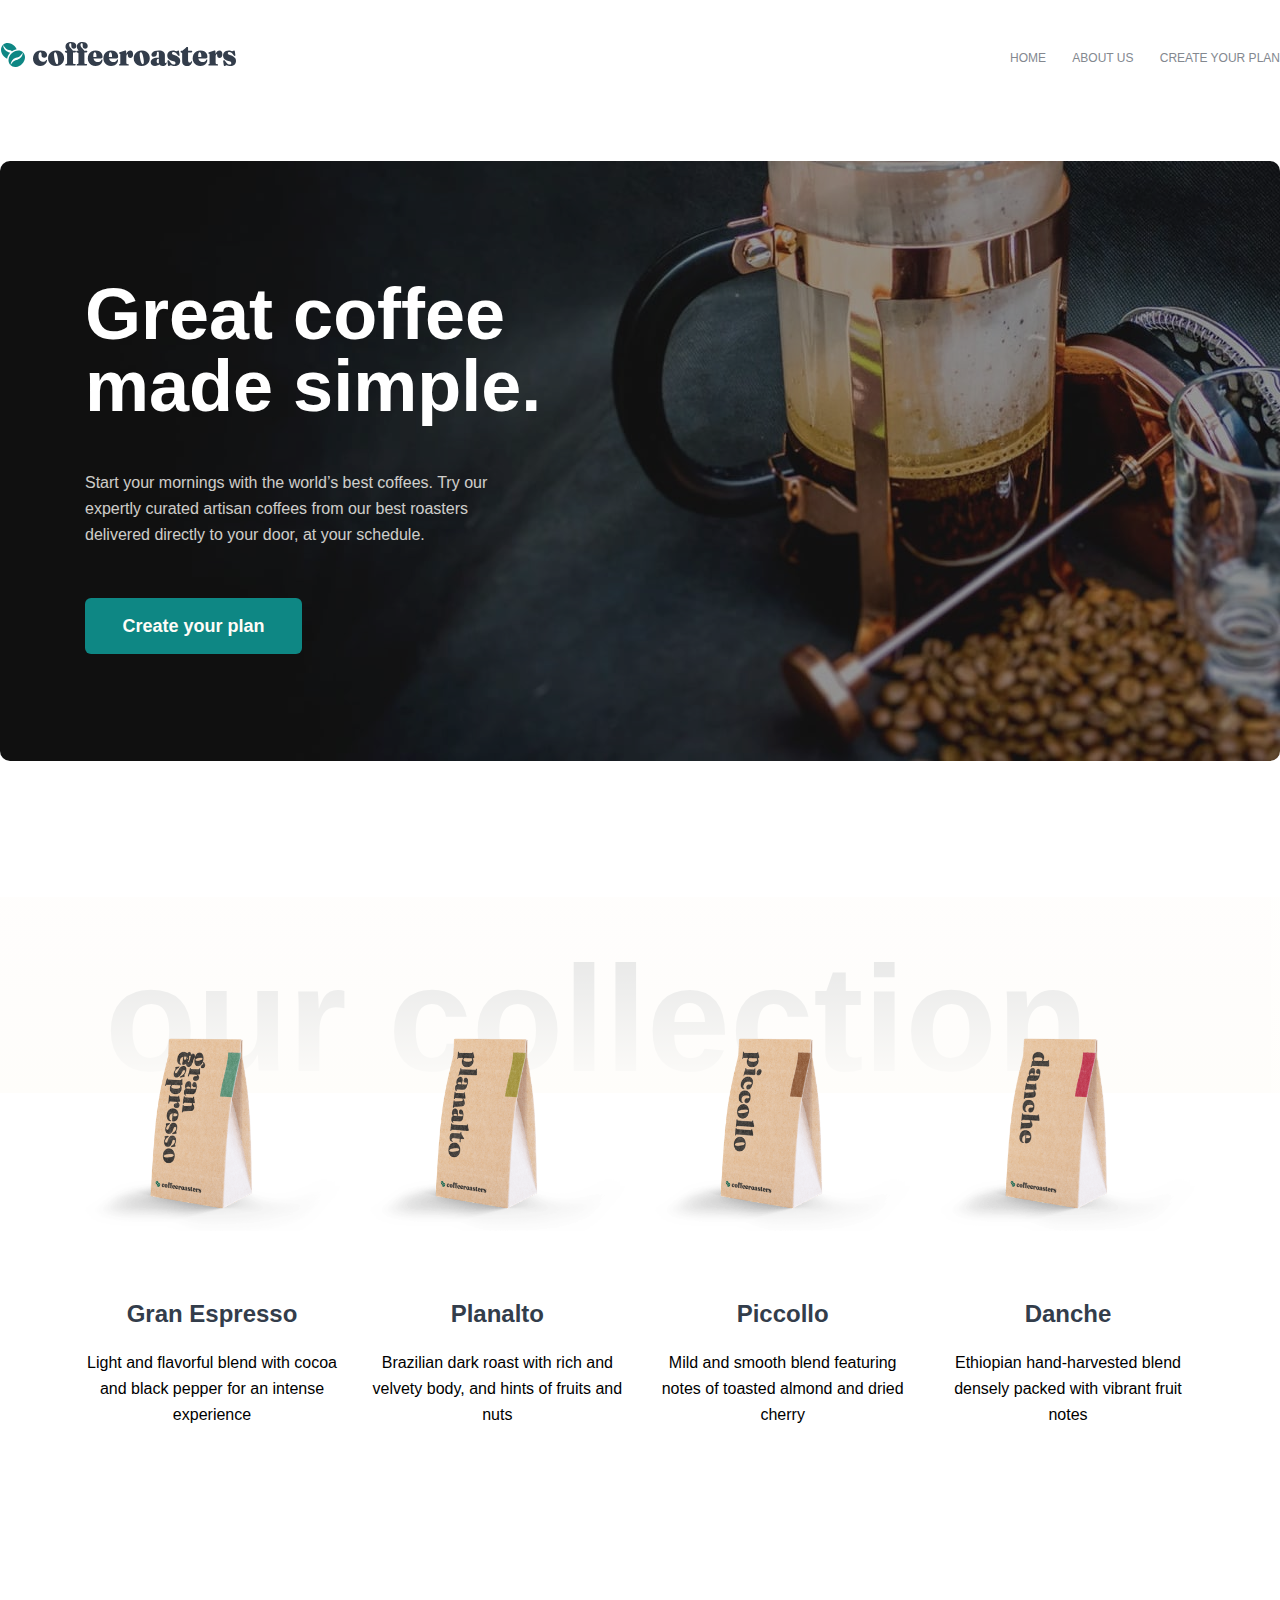
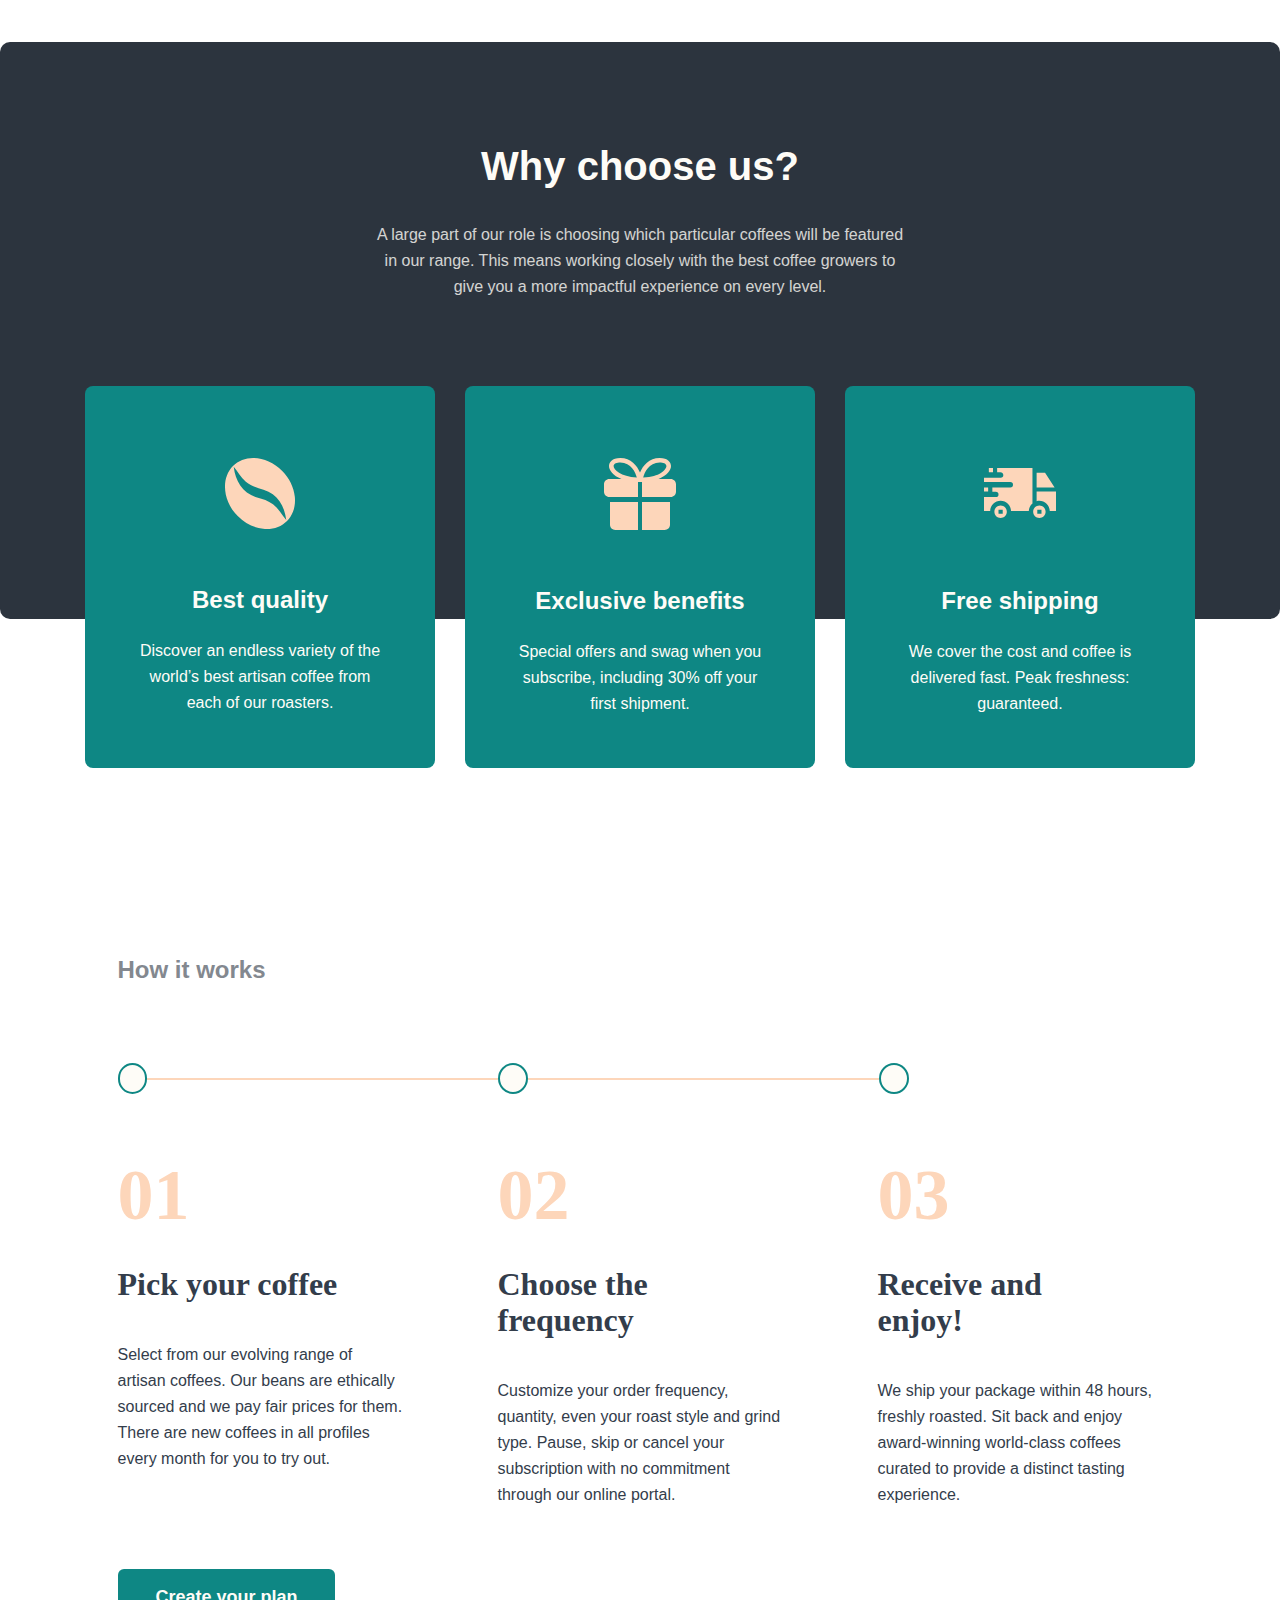
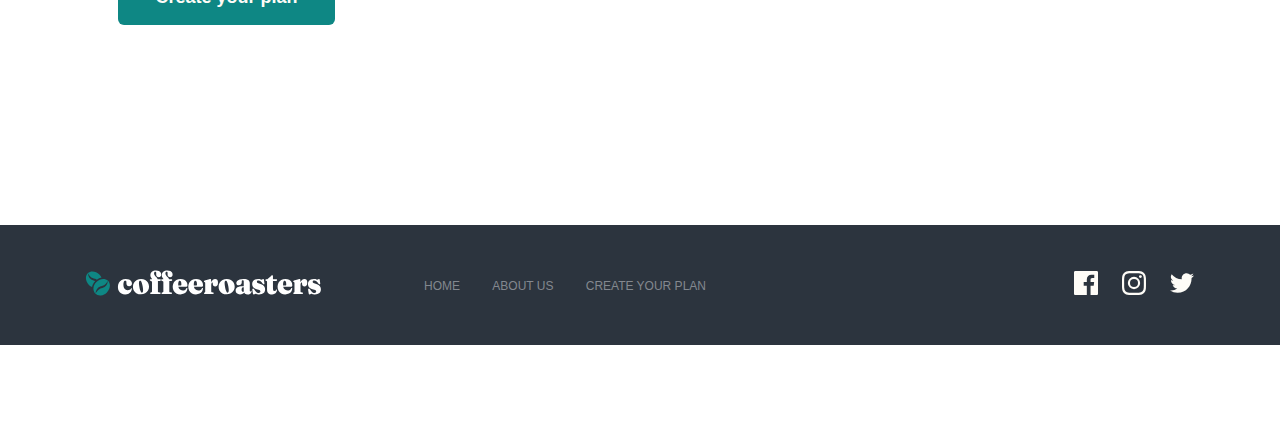
<file: coffeeroaster/index.html>
<!DOCTYPE html>
<html lang="en">
<head>
    <meta charset="UTF-8">
    <meta name="viewport" content="width=device-width, initial-scale=1.0">
    <link rel="stylesheet"  href="style.css" />

    <title>Frontend Mentor | Coffeeroasters subscription site</title>
</head>
<body>
    <!-- <header>
        <nav>
            <div class="logo">
                <img src="./imgs/coffeeroaster.svg" alt="Logo">
            </div>
            <ul id="menu">
                <li><a href="index.html">Home</a></li>
                <li><a href="about.html">About us</a></li>
                <li><a href="plan.html">Create your plan</a></li>
            </ul>
            <div class="nav-hide"></div>
            <div id="menu-bar" class="active">
                <div class="line line1"></div>
                <div class="line line2"></div>
                <div class="line line3"></div>
            </div>
            <div id="menu-close">
                <div class="close line3"></div>
                <div class="close line4"></div>
            </div>
        </nav>
    </header> -->

    <header>
        <nav>
            <div class="logo">
                <img src="./imgs/coffeeroaster.svg" alt="Logo Coffeeroasters" />
            </div>
            <ul id="nav-menu">
                <li><a href="index.html">Home</a></li>
                <li><a href="about_us.html">About us</a></li>
                <li><a href="plan.html">Create your plan</a></li>
            </ul>
            <div class="nav-bk"></div>
            <div id="nav-menu-lines" class="active">
                <div class="line line1"></div>
                <div class="line line2"></div>
                <div class="line line3"></div>
            </div>
            <div id="nav-menu-close">
                <div class="close-line line3"></div>
                <div class="close-line line4"></div>
            </div>
        </nav>
    </header>
    <main>
        <section class="container-landing">
            <h1>Great coffee made simple.</h1>
            <p>
                Start your mornings with the world’s best coffees. Try our expertly curated
                artisan coffees from our best roasters delivered directly to your door, at your
                schedule.
            </p>
            <button class="btn"><a href="plan.html">Create your plan</a></button>
        </section>

        <section class="container-collection">
            <div class="title-container">
                <div class="title-background"></div>
                <div class="title-collection">Our collection</div>
            </div>
            <div class="cards-collection">
                <div class="card-coffee">
                    <div class="card-image">
                        <img
                            src="./imgs/image-gran-espresso.png"
                            alt="Gran Espresso"
                        />
                    </div>
                    <div>
                        <h4>Gran Espresso</h4>
                        <p>
                            Light and flavorful blend with cocoa and black pepper for an intense
                            experience
                        </p>
                    </div>
                </div>
                <div class="card-coffee">
                    <div class="card-image">
                        <img src="./imgs/image-planalto.png" alt="Planalto" />
                    </div>
                    <div>
                        <h4>Planalto</h4>
                        <p>
                            Brazilian dark roast with rich and velvety body, and hints of fruits
                            and nuts
                        </p>
                    </div>
                </div>
                <div class="card-coffee">
                    <div class="card-image">
                        <img src="./imgs/image-piccollo.png" alt="Piccollo" />
                    </div>
                    <div>
                        <h4>Piccollo</h4>
                        <p>
                            Mild and smooth blend featuring notes of toasted almond and dried
                            cherry
                        </p>
                    </div>
                </div>
                <div class="card-coffee">
                    <div class="card-image">
                        <img src="./imgs/image-danche.png" alt="Danche" />
                    </div>
                    <div>
                        <h4>Danche</h4>
                        <p>
                            Ethiopian hand-harvested blend densely packed with vibrant fruit
                            notes
                        </p>
                    </div>
                </div>
            </div>
        </section>

        <section class="container-choose">
            <div class="container-top">
                <h2>Why choose us?</h2>
                <p>
                    A large part of our role is choosing which particular coffees will be
                    featured in our range. This means working closely with the best coffee
                    growers to give you a more impactful experience on every level.
                </p>
            </div>
            <div class="cards-choose">
                <div class="card-choose">
                    <img src="./imgs/icon-coffee-bean.svg" alt="" />
                    <div>
                        <h4>Best quality</h4>
                        <p>
                            Discover an endless variety of the world’s best artisan coffee from
                            each of our roasters.
                        </p>
                    </div>
                </div>
                <div class="card-choose">
                    <img src="./imgs/icon-gift.svg" alt="Gift" />
                    <div>
                        <h4>Exclusive benefits</h4>
                        <p>
                            Special offers and swag when you subscribe, including 30% off your
                            first shipment.
                        </p>
                    </div>
                </div>
                <div class="card-choose">
                    <img src="./imgs/icon-truck.svg" alt="Truck" />
                    <div>
                        <h4>Free shipping</h4>
                        <p>
                            We cover the cost and coffee is delivered fast. Peak freshness:
                            guaranteed.
                        </p>
                    </div>
                </div>
            </div>
        </section>
        <section class="selection">
            <div class="selection-container">
                <h4>How it works</h4>
                <div class="selector">
                    <div class="selector-circle-container">
                        <div class="circle"></div>
                        <div class="line"></div>
                        <div class="circle"></div>
                        <div class="line"></div>
                        <div class="circle"></div>
                    </div>
                </div>
                <div class="coffee-picker">
                    <div class="selectors">
                        <div class="selector-number">01</div>
                        <div class="selector-action">Pick your coffee</div>
                        <p>
                            Select from our evolving range of artisan coffees. Our beans are
                            ethically sourced and we pay fair prices for them. There are new
                            coffees in all profiles every month for you to try out.
                        </p>
                    </div>

                    <div class="selectors">
                        <div class="selector-number">02</div>
                        <div class="selector-action">Choose the frequency</div>
                        <p class="second-p">
                            Customize your order frequency, quantity, even your roast style and
                            grind type. Pause, skip or cancel your subscription with no
                            commitment through our online portal.
                        </p>
                    </div>

                    <div class="selectors">
                        <div class="selector-number">03</div>
                        <div class="selector-action">Receive and enjoy!</div>
                        <p>
                            We ship your package within 48 hours, freshly roasted. Sit back and
                            enjoy award-winning world-class coffees curated to provide a
                            distinct tasting experience.
                        </p>
                    </div>
                </div>
            </div>
            <button class="btn"><a href="plan.html">Create your plan</a></button>
        </section>

        <footer>
            <div class="nav-footer">
                <div class="logo">
                    <img src="./imgs/logo-footer.svg"/>
                </div>
                <div class="nav-links">
                    <ul>
                        <li><a href="index.html">Home</a></li>
                        <li><a href="about_us.html">About us</a></li>
                        <li><a href="plan.html">Create your plan</a></li>
                    </ul>
                </div>
                <div class="social-icons">
                    <a href="">
                        <svg
                            class="icon"
                            xmlns="http://www.w3.org/2000/svg"
                            width="24"
                            height="24"
                        >
                            <path
                                d="M22.675 0H1.325C.593 0 0 .593 0 1.325v21.351C0 23.407.593 24 1.325 24H12.82v-9.294H9.692v-3.622h3.128V8.413c0-3.1 1.893-4.788 4.659-4.788 1.325 0 2.463.099 2.795.143v3.24l-1.918.001c-1.504 0-1.795.715-1.795 1.763v2.313h3.587l-.467 3.622h-3.12V24h6.116c.73 0 1.323-.593 1.323-1.325V1.325C24 .593 23.407 0 22.675 0z"
                            />
                        </svg>
                    </a>
                    <a href="">
                        <svg
                            class="icon"
                            xmlns="http://www.w3.org/2000/svg"
                            width="24"
                            height="24"
                        >
                            <path
                                d="M12 2.163c3.204 0 3.584.012 4.85.07 3.252.148 4.771 1.691 4.919 4.919.058 1.265.069 1.645.069 4.849 0 3.205-.012 3.584-.069 4.849-.149 3.225-1.664 4.771-4.919 4.919-1.266.058-1.644.07-4.85.07-3.204 0-3.584-.012-4.849-.07-3.26-.149-4.771-1.699-4.919-4.92-.058-1.265-.07-1.644-.07-4.849 0-3.204.013-3.583.07-4.849.149-3.227 1.664-4.771 4.919-4.919 1.266-.057 1.645-.069 4.849-.069zM12 0C8.741 0 8.333.014 7.053.072 2.695.272.273 2.69.073 7.052.014 8.333 0 8.741 0 12c0 3.259.014 3.668.072 4.948.2 4.358 2.618 6.78 6.98 6.98C8.333 23.986 8.741 24 12 24c3.259 0 3.668-.014 4.948-.072 4.354-.2 6.782-2.618 6.979-6.98.059-1.28.073-1.689.073-4.948 0-3.259-.014-3.667-.072-4.947-.196-4.354-2.617-6.78-6.979-6.98C15.668.014 15.259 0 12 0zm0 5.838a6.162 6.162 0 100 12.324 6.162 6.162 0 000-12.324zM12 16a4 4 0 110-8 4 4 0 010 8zm6.406-11.845a1.44 1.44 0 100 2.881 1.44 1.44 0 000-2.881z"
                            />
                        </svg>
                    </a>
                    <a href="">
                        <svg
                            class="icon"
                            xmlns="http://www.w3.org/2000/svg"
                            width="24"
                            height="20"
                        >
                            <path
                                d="M24 2.557a9.83 9.83 0 01-2.828.775A4.932 4.932 0 0023.337.608a9.864 9.864 0 01-3.127 1.195A4.916 4.916 0 0016.616.248c-3.179 0-5.515 2.966-4.797 6.045A13.978 13.978 0 011.671 1.149a4.93 4.93 0 001.523 6.574 4.903 4.903 0 01-2.229-.616c-.054 2.281 1.581 4.415 3.949 4.89a4.935 4.935 0 01-2.224.084 4.928 4.928 0 004.6 3.419A9.9 9.9 0 010 17.54a13.94 13.94 0 007.548 2.212c9.142 0 14.307-7.721 13.995-14.646A10.025 10.025 0 0024 2.557z"
                            />
                        </svg>
                    </a>
                </div>
            </div>
        </footer>
    </main>
    
    <script src="script.js"></script>
</body>
</html>
</file>
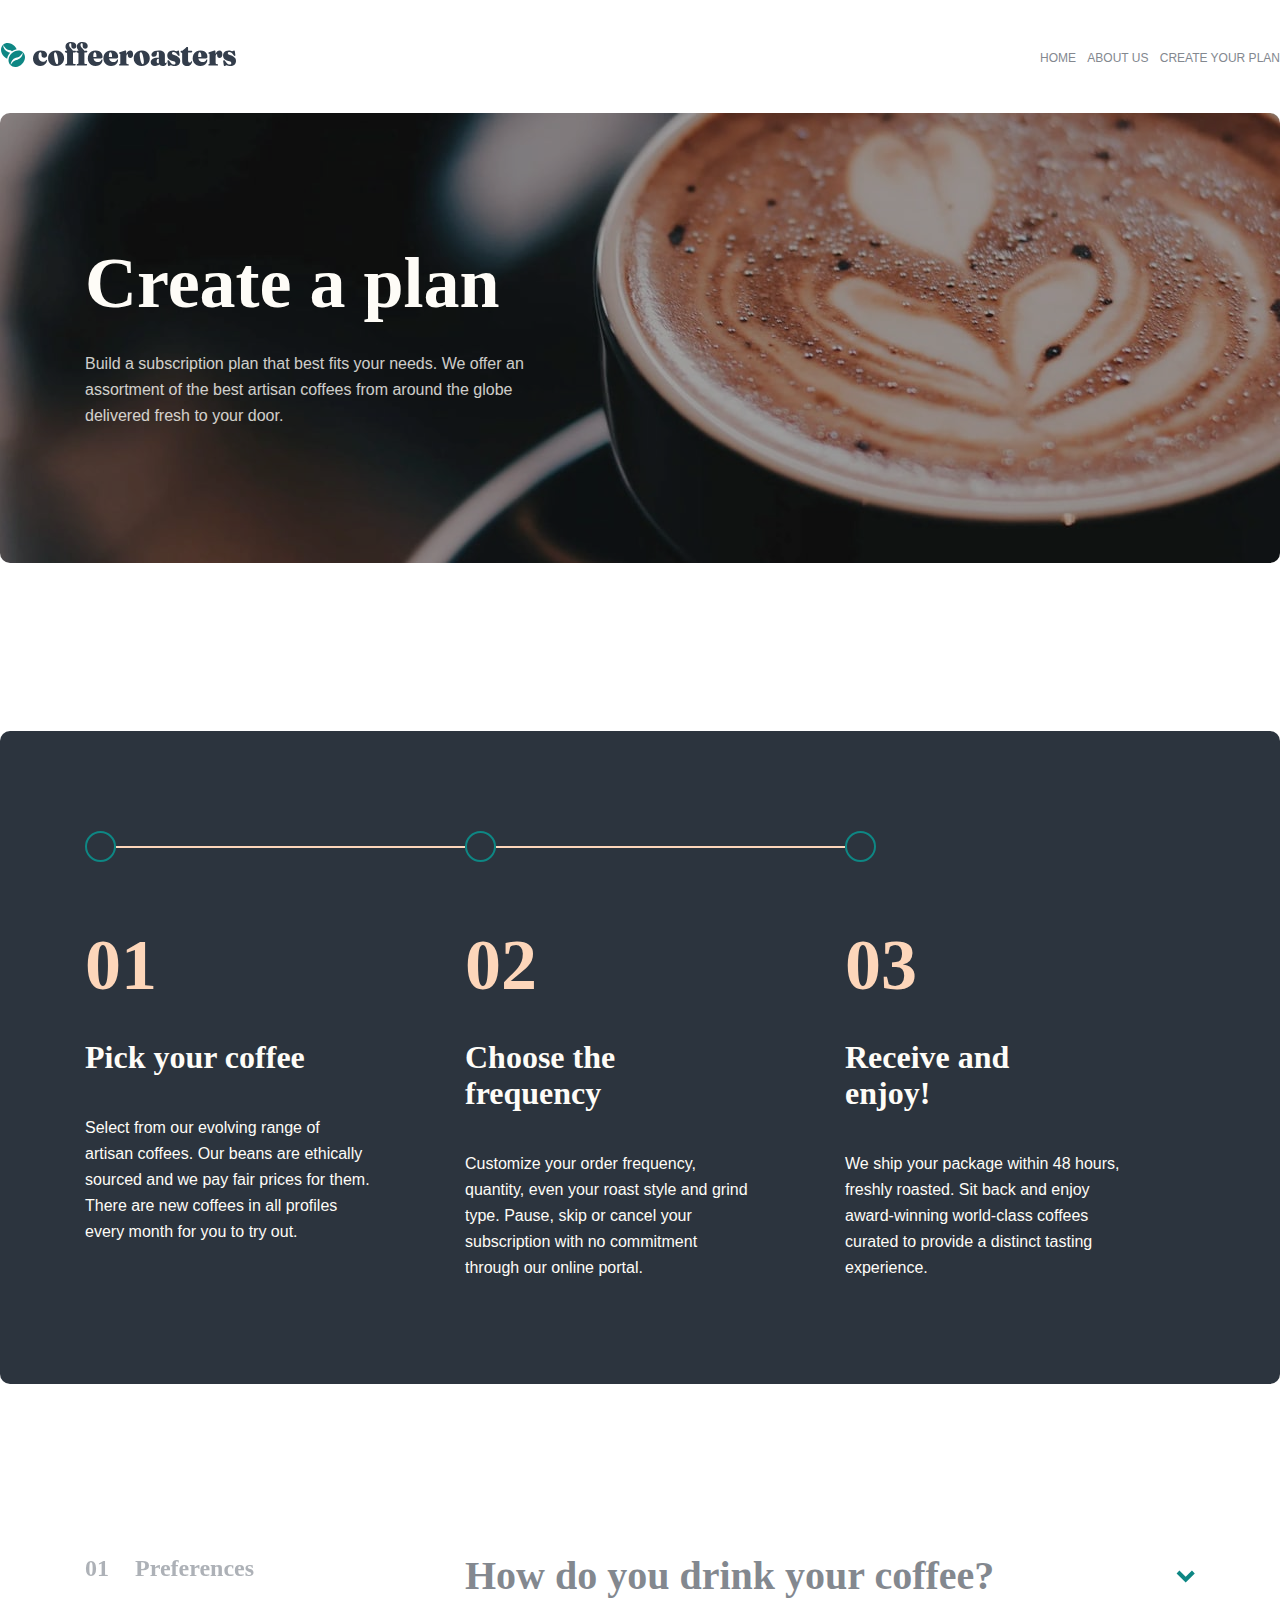
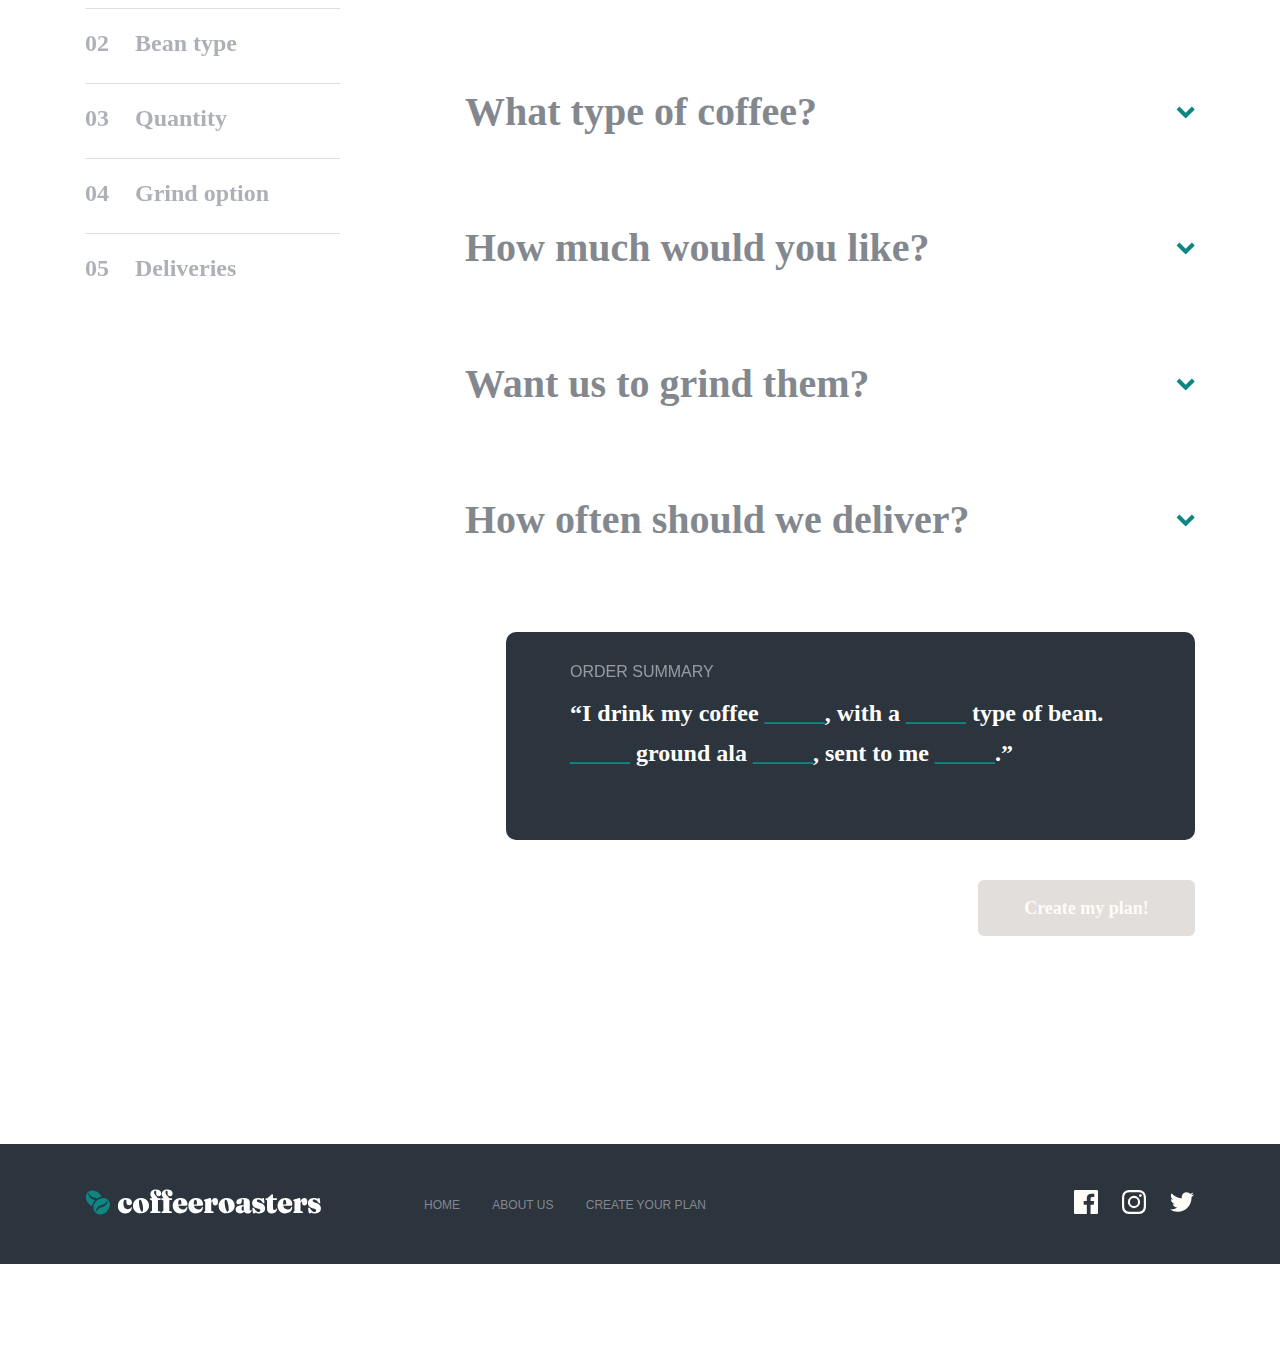
<file: coffeeroaster/plan.html>
<!DOCTYPE html>
<html lang="en">
    <head>
        <meta charset="UTF-8" />
        <meta name="viewport" content="width=device-width, initial-scale=1.0" />
        <link rel="stylesheet" href="plan.css" />

        <title>Frontend Mentor | Coffeeroasters subscription site</title>
    </head>
    <body>
        <header>
            <nav>
                <div class="logo">
                    <img src="./imgs/coffeeroaster.svg" alt="Logo Coffeeroasters" />
                </div>
                <ul id="nav-menu">
                    <li><a href="index.html">Home</a></li>
                    <li><a href="about_us.html">About us</a></li>
                    <li><a href="plan.html">Create your plan</a></li>
                </ul>
                <div class="nav-bk"></div>
                <div id="nav-menu-lines" class="active">
                    <div class="line line1"></div>
                    <div class="line line2"></div>
                    <div class="line line3"></div>
                </div>
                <div id="nav-menu-close">
                    <div class="close-line line3"></div>
                    <div class="close-line line4"></div>
                </div>
            </nav>
        </header>
        
        <div class="background-modal"></div>
        <div class="modal">
            <div class="modal-top">
                <div class="close-X"></div>
                <h2>Order Summary</h2>
            </div>
            <div class="modal-content">
                <h4>
                    “I drink my coffee as <span class="coffeeTypeOrder">_____</span>, with a
                    <span class="coffeeBeanOrder">_____</span> type of bean.

                    <span class="coffeeQtyOrder">_____</span>
                    <span id="grind-modal"
                        >ground ala <span class="coffeeGrindOrder">_____</span></span
                    >, sent to me <span class="coffeeDelivOrder">_____</span>.”
                </h4>
                <p>
                    Is this correct? You can proceed to checkout or go back to plan selection if
                    something is off. Subscription discount codes can also be redeemed at the
                    checkout.
                </p>
                <div class="modal-bottom">
                    <h3 class="amount"></h3>
                    <button class="btn">Checkout <span class="btn-amount"></span></button>
                </div>
            </div>
        </div>

        <main>
            <section class="container-create-plan">
                <h1>Create a plan</h1>
                <p>
                    Build a subscription plan that best fits your needs. We offer an assortment of
                    the best artisan coffees from around the globe delivered fresh to your door.
                </p>
            </section>

            <section class="selection">
                <div class="selection-container">
                    <div class="selector">
                        <div class="selector-circle-container">
                            <div class="circle"></div>
                            <div class="line"></div>
                            <div class="circle"></div>
                            <div class="line"></div>
                            <div class="circle"></div>
                        </div>
                    </div>
                    <div class="coffee-picker">
                        <div class="selectors">
                            <div class="selector-number">01</div>
                            <div class="selector-action">Pick your coffee</div>
                            <p>
                                Select from our evolving range of artisan coffees. Our beans are
                                ethically sourced and we pay fair prices for them. There are new
                                coffees in all profiles every month for you to try out.
                            </p>
                        </div>

                        <div class="selectors">
                            <div class="selector-number">02</div>
                            <div class="selector-action">Choose the frequency</div>
                            <p class="second-p">
                                Customize your order frequency, quantity, even your roast style and
                                grind type. Pause, skip or cancel your subscription with no
                                commitment through our online portal.
                            </p>
                        </div>

                        <div class="selectors">
                            <div class="selector-number">03</div>
                            <div class="selector-action">Receive and enjoy!</div>
                            <p>
                                We ship your package within 48 hours, freshly roasted. Sit back and
                                enjoy award-winning world-class coffees curated to provide a
                                distinct tasting experience.
                            </p>
                        </div>
                    </div>
                </div>
            </section>
            <section class="planner">
                <div class="planner-container">
                    <div class="planner-selectors">
                        <ul>
                            <li class="preference planner-selector"><span>01</span> Preferences</li>
                            <li class="bean-type planner-selector"><span>02</span> Bean type</li>
                            <li class="quantity planner-selector"><span>03</span> Quantity</li>
                            <li class="grind planner-selector"><span>04</span> Grind option</li>
                            <li class="delivery planner-selector"><span>05</span> Deliveries</li>
                        </ul>
                    </div>
                    <div class="dropdowns-container">
                        <div class="dropdowns">
                            <div class="preference-dropdown dropdown">
                                <div class="dropdown-chevron">
                                    <h2>How do you drink your coffee?</h2>
                                    <svg width="19" height="13" xmlns="http://www.w3.org/2000/svg">
                                        <path
                                            d="M15.949.586l2.828 2.828-9.096 9.096L.586 3.414 3.414.586l6.267 6.267z"
                                            fill-rule="nonzero"
                                        />
                                    </svg>
                                </div>

                                <div class="options">
                                    <div id="capsOpt" class="preference-option option">
                                        <h4>Capsule</h4>
                                        <p>Compatible with Nespresso systems and similar brewers</p>
                                    </div>
                                    <div class="preference-option option">
                                        <h4>Filter</h4>
                                        <p>
                                            For pour over or drip methods like Aeropress, Chemex,
                                            and V60
                                        </p>
                                    </div>
                                    <div class="preference-option option">
                                        <h4>Espresso</h4>
                                        <p>
                                            Dense and finely ground beans for an intense, flavorful
                                            experience
                                        </p>
                                    </div>
                                </div>
                            </div>

                            <div class="bean-type-dropdown dropdown">
                                <div class="dropdown-chevron">
                                    <h2>What type of coffee?</h2>
                                    <svg width="19" height="13" xmlns="http://www.w3.org/2000/svg">
                                        <path
                                            d="M15.949.586l2.828 2.828-9.096 9.096L.586 3.414 3.414.586l6.267 6.267z"
                                            fill-rule="nonzero"
                                        />
                                    </svg>
                                </div>

                                <div class="options">
                                    <div class="bean-type-option option">
                                        <h4>Single origin</h4>
                                        <p>
                                            Distinct, high quality coffee from a specific
                                            family-owned farm
                                        </p>
                                    </div>
                                    <div class="bean-type-option option">
                                        <h4>Decaf</h4>
                                        <p>
                                            Just like regular coffee, except the caffeine has been
                                            removed
                                        </p>
                                    </div>
                                    <div class="bean-type-option option">
                                        <h4>Blended</h4>
                                        <p>
                                            Combination of two or three dark roasted beans of
                                            organic coffees
                                        </p>
                                    </div>
                                </div>
                            </div>

                            <div class="quantity-dropdown dropdown">
                                <div class="dropdown-chevron">
                                    <h2>How much would you like?</h2>
                                    <svg width="19" height="13" xmlns="http://www.w3.org/2000/svg">
                                        <path
                                            d="M15.949.586l2.828 2.828-9.096 9.096L.586 3.414 3.414.586l6.267 6.267z"
                                            fill-rule="nonzero"
                                        />
                                    </svg>
                                </div>

                                <div class="options">
                                    <div id="firstQuantity" class="quantity-option option">
                                        <h4>250g</h4>
                                        <p>
                                            Perfect for the solo drinker. Yields about 12 delicious
                                            cups.
                                        </p>
                                    </div>
                                    <div id="secondQuantity" class="quantity-option option">
                                        <h4>500g</h4>
                                        <p>
                                            Perfect option for a couple. Yields about 40 delectable
                                            cups.
                                        </p>
                                    </div>
                                    <div id="thirdQuantity" class="quantity-option option">
                                        <h4>1000g</h4>
                                        <p>
                                            Perfect for offices and events. Yields about 90
                                            delightful cups.
                                        </p>
                                    </div>
                                </div>
                            </div>

                            <div class="grind-dropdown dropdown">
                                <div class="dropdown-chevron">
                                    <h2>Want us to grind them?</h2>
                                    <svg width="19" height="13" xmlns="http://www.w3.org/2000/svg">
                                        <path
                                            d="M15.949.586l2.828 2.828-9.096 9.096L.586 3.414 3.414.586l6.267 6.267z"
                                            fill-rule="nonzero"
                                        />
                                    </svg>
                                </div>

                                <div class="options">
                                    <div class="grind-option option">
                                        <h4>Wholebean</h4>
                                        <p>
                                            Best choice if you cherish the full sensory experience
                                        </p>
                                    </div>
                                    <div class="grind-option option">
                                        <h4>Filter</h4>
                                        <p>
                                            For drip or pour-over coffee methods such as V60 or
                                            Aeropress
                                        </p>
                                    </div>
                                    <div class="grind-option option">
                                        <h4>Cafetiére</h4>
                                        <p>
                                            Course ground beans specially suited for french press
                                            coffee
                                        </p>
                                    </div>
                                </div>
                            </div>

                            <div class="delivery-dropdown dropdown">
                                <div class="dropdown-chevron">
                                    <h2>How often should we deliver?</h2>
                                    <svg width="19" height="13" xmlns="http://www.w3.org/2000/svg">
                                        <path
                                            d="M15.949.586l2.828 2.828-9.096 9.096L.586 3.414 3.414.586l6.267 6.267z"
                                            fill-rule="nonzero"
                                        />
                                    </svg>
                                </div>
                               <div class="options">
                                    <div class="weeklyChoice delivery-option option">
                                        <h4>Every week</h4>
                                        <p>
                                            <span id="amountWeekly"><!--$7.20--></span> per
                                            shipment. Includes free first-class shipping.
                                        </p>
                                    </div>
                                    <div class="BiWeeklyChoice delivery-option option">
                                        <h4>Every 2 weeks</h4>
                                        <p>
                                            <span id="amountBiWeekly"><!--$9.60--></span> per
                                            shipment. Includes free priority shipping.
                                        </p>
                                    </div>
                                    <div class="monthlyChoice delivery-option option">
                                        <h4>Every month</h4>
                                        <p>
                                            <span id="amountMonthly"><!--$12.00-->
                                            </span> per
                                            shipment. Includes free priority shipping.
                                        </p>
                                    </div>
                                </div> 
                            </div>
                        </div>

                        <div class="order">
                            <div>
                                <h5>Order Summary</h5>
                                <p id="order-summary">
                                    “I drink my coffee<span id="coffeeTypeBeforeText"></span>
                                    <span class="coffeeType">_____</span>, with a
                                    <span class="coffeeBean">_____</span> type of bean.
                                    <span class="coffeeQty">_____</span>
                                    <span id="grind"
                                        >ground ala <span class="coffeeGrind">_____</span></span
                                    >, sent to me <span class="coffeeDeliv">_____</span>.”
                                </p>
                            </div>
                            <button id="createPlan" class="btn">Create my plan!</button>
                        </div>
                    </div>
                </div>
            </section>

            <footer>
                <div class="nav-footer">
                    <div class="logo">
                        <img
                            src="./imgs/logo-footer.svg"
                            alt="Logo Coffeeroasters"
                        />
                    </div>
                    <div class="nav-links">
                        <ul>
                            <li><a href="index.html">Home</a></li>
                            <li><a href="about_us.html">About us</a></li>
                            <li><a href="plan.html">Create your plan</a></li>
                        </ul>
                    </div>
                    <div class="social-icons">
                        <a href="">
                            <svg
                                class="icon"
                                xmlns="http://www.w3.org/2000/svg"
                                width="24"
                                height="24"
                            >
                                <path
                                    d="M22.675 0H1.325C.593 0 0 .593 0 1.325v21.351C0 23.407.593 24 1.325 24H12.82v-9.294H9.692v-3.622h3.128V8.413c0-3.1 1.893-4.788 4.659-4.788 1.325 0 2.463.099 2.795.143v3.24l-1.918.001c-1.504 0-1.795.715-1.795 1.763v2.313h3.587l-.467 3.622h-3.12V24h6.116c.73 0 1.323-.593 1.323-1.325V1.325C24 .593 23.407 0 22.675 0z"
                                />
                            </svg>
                        </a>
                        <a href="">
                            <svg
                                class="icon"
                                xmlns="http://www.w3.org/2000/svg"
                                width="24"
                                height="24"
                            >
                                <path
                                    d="M12 2.163c3.204 0 3.584.012 4.85.07 3.252.148 4.771 1.691 4.919 4.919.058 1.265.069 1.645.069 4.849 0 3.205-.012 3.584-.069 4.849-.149 3.225-1.664 4.771-4.919 4.919-1.266.058-1.644.07-4.85.07-3.204 0-3.584-.012-4.849-.07-3.26-.149-4.771-1.699-4.919-4.92-.058-1.265-.07-1.644-.07-4.849 0-3.204.013-3.583.07-4.849.149-3.227 1.664-4.771 4.919-4.919 1.266-.057 1.645-.069 4.849-.069zM12 0C8.741 0 8.333.014 7.053.072 2.695.272.273 2.69.073 7.052.014 8.333 0 8.741 0 12c0 3.259.014 3.668.072 4.948.2 4.358 2.618 6.78 6.98 6.98C8.333 23.986 8.741 24 12 24c3.259 0 3.668-.014 4.948-.072 4.354-.2 6.782-2.618 6.979-6.98.059-1.28.073-1.689.073-4.948 0-3.259-.014-3.667-.072-4.947-.196-4.354-2.617-6.78-6.979-6.98C15.668.014 15.259 0 12 0zm0 5.838a6.162 6.162 0 100 12.324 6.162 6.162 0 000-12.324zM12 16a4 4 0 110-8 4 4 0 010 8zm6.406-11.845a1.44 1.44 0 100 2.881 1.44 1.44 0 000-2.881z"
                                />
                            </svg>
                        </a>
                        <a href="">
                            <svg
                                class="icon"
                                xmlns="http://www.w3.org/2000/svg"
                                width="24"
                                height="20"
                            >
                                <path
                                    d="M24 2.557a9.83 9.83 0 01-2.828.775A4.932 4.932 0 0023.337.608a9.864 9.864 0 01-3.127 1.195A4.916 4.916 0 0016.616.248c-3.179 0-5.515 2.966-4.797 6.045A13.978 13.978 0 011.671 1.149a4.93 4.93 0 001.523 6.574 4.903 4.903 0 01-2.229-.616c-.054 2.281 1.581 4.415 3.949 4.89a4.935 4.935 0 01-2.224.084 4.928 4.928 0 004.6 3.419A9.9 9.9 0 010 17.54a13.94 13.94 0 007.548 2.212c9.142 0 14.307-7.721 13.995-14.646A10.025 10.025 0 0024 2.557z"
                                />
                            </svg>
                        </a>
                    </div>
                </div>
            </footer>
        </main>
        <script src="script.js"></script>
        <script src="plan-order-scripts.js"></script>
    </body>
</html>
</file>
<file: coffeeroaster/style.css>
/* *{
    box-sizing: border-box;
}

body{
    font-family: sans-serif;
    min-height: 100vh;
    display: flex;
    flex-direction: column;
    background-color: white;
    position: relative;
    box-sizing: border-box;
    margin: 0;
    padding: 0;
    overflow-x: hidden;
}

h1,
h2,
h3,
h4 {
    font-family:  serif;
    font-style: normal;
    font-weight: 900;
    color: #333d4b;
    text-align: left;
}

h1 {
font-size: 72px;
line-height: 72px;
}

h2 {
font-size: 40px;
line-height: 48px;
letter-spacing: 0px;
}

h3 {
font-size: 32px;
line-height: 36px;
letter-spacing: 0px;
}

h4 {
font-size: 24px;
line-height: 32px;
letter-spacing: 0px;
}

nav{
    display: flex;
    align-items: center;
    justify-content: space-between;
    width: 100%;
    z-index: 100;
    margin: 0px 80px;
}

#menu-bar,
#menu-close,
.nav-hide {
    display: none;
}
  
nav ul{
    display: flex;
    flex-direction: row;
    margin: 16px 0px;
}
nav ul li{
    list-style: none;
    text-transform: uppercase;
}

nav ul li a {
    text-decoration: none;
    font-size: 12px;
    line-height: 15px;
    color: #83888f;
}

nav ul li a:hover,
nav ul li a:active {
    font-weight: 900;
} */
:root {
    --dark-cyan: #0e8784;
    --dark-grey-blue: #333d4b;
    --pale-orange: #fdd6ba;
    --light-cream: #fefcf7;
    --grey: #83888f;
    --dark-grey: #2c343e;
    --btn-hover: #66d2cf;
    --btn-disabled: #e2dedb;
    --bk-blend: #a2a2a2;
}

* {
    box-sizing: border-box;
}

body {
    font-family: sans-serif;
    min-height: 100vh;
    display: flex;
    flex-direction: column;
    background-color: white;
    position: relative;
    box-sizing: border-box;
    margin: 0;
    padding: 0;
    overflow-x: hidden;
}
h1,
h2,
h3,
h4 {
    font-family: sans-serif;
    font-style: normal;
    font-weight: 900;
    color: #333d4b;
    text-align: left;
}
h1 {
    font-size: 72px;
    line-height: 72px;
}
h2 {
    font-size: 40px;
    line-height: 48px;
    letter-spacing: 0px;
}
h3 {
    font-size: 32px;
    line-height: 36px;
    letter-spacing: 0px;
}
h4 {
    font-size: 24px;
    line-height: 32px;
    letter-spacing: 0px;
}
nav {
    display: flex;
    align-items: center;
    justify-content: space-between;
    width: 100%;
    z-index: 100;
}
#nav-menu-lines,
#nav-menu-close,
.nav-bk {
    display: none;
}
nav ul {
    display: flex;
    flex-direction: row;
    padding-left: 10px;
}
nav ul li {
    list-style-type: none;
    text-transform: uppercase;
}
nav ul li a {
    text-decoration: none;
    font-size: 12px;
    line-height: 15px;
    color:  #83888f;
}
nav ul li a:hover,
nav ul li a:active {
    font-weight: 800;
}
.btn {
    background-color: #0e8784;
    border: none;
    font-family: inherit;
    border-radius: 6px;
    padding: 0;
    font-family: sans-serif;
    font-size: 18px;
    font-style: normal;
    font-weight: 900;
    line-height: 25px;
    letter-spacing: 0px;
    text-align: center;

    cursor: pointer;
}
.btn a {
    text-decoration: none;
    color: #fefcf7;
}
.btn:hover {
    background-color: #66d2cf;
}
/*----------------------*/
/* CONTAINER COLLECTION */
/*----------------------*/
.title-collection {
    font-family: sans-serif;
    font-size: 150px;
    font-style: normal;
    font-weight: 900;
    line-height: 72px;
    letter-spacing: 0px;
    text-align: left;
    color: #83888f;
    text-transform: lowercase;
    z-index: -100;
    position: absolute;
    left: 105px;
    bottom: 38px;
    margin: auto;
}
.title-container {
    width: 100%;
    height: 196px;
    position: relative;
    margin-top: 136px;
    mix-blend-mode: normal;
    opacity: 0.5;
}
.title-background {
    width: 100%;
    height: 100%;
    background: linear-gradient(rgba(254, 252, 247, 0.5) 0%, #fefcf7 100%);
    z-index: -1;
    position: absolute;
}
.cards-collection {
    width: 1111px;
    height: 399px;
    margin: auto;
    display: flex;
    align-items: flex-start;
    justify-content: space-between;
}
.card-image img {
    width: 255px;
    height: 193px;
}
.card-image {
    display: flex;
    align-items: center;
    justify-content: center;
    margin-bottom: 35px;
}
.card-coffee {
    width: 255px;
    display: flex;
    flex-direction: column;
    align-items: center;
    justify-content: center;
    transform: translateY(-55px);
}
.card-coffee h4,
.card-coffee p {
    text-align: center;
}
.card-coffee h4 {
    font-size: 24px;
    font-weight: 900;
    line-height: 32px;
    letter-spacing: 0px;
    text-align: center;
}
.card-coffee p {
    font-size: 16px;
    font-weight: 400;
    line-height: 26px;
    letter-spacing: 0px;
    text-align: center;
    transform: translateY(-12px);
}


/*   CONTAINER CHOOSE   */

.container-choose {
    width: 100%;
    height: 577px;
    background-color: #2c343e;
    border-radius: 10px;
    margin-top: 0px;
}
.container-choose h2,
.container-choose p,
.container-choose h4 {
    color:#fefcf7;
    text-align: center;
    margin-top: 0px;
    margin-bottom: 0px;
}
.container-choose {
    margin-top: 150px;
}
.container-choose h2 {
    padding-top: 100px;
    margin: 0;
}
.container-top p {
    width: 540px;
    margin: 32px auto 86px auto;
    opacity: 0.8;
    line-height: 26px;
}
.cards-choose {
    width: 1110px;
    margin: auto;
    height: 100%;
    display: flex;
    align-items: flex-start;
    justify-content: space-between;
}
.card-choose {
    width: 350px;
    height: 382px;
    display: flex;
    flex-direction: column;
    align-items: center;
    border-radius: 8px;
    background-color:#0e8784;
}
.card-choose img {
    width: 72px;
    height: auto;
    margin-top: 72px;
    margin-bottom: 55px;
}
.cards-choose:last-child .card-choose:last-child img {
    width: 72px;
    height: auto;
    margin-top: 82px;
    margin-bottom: 67px;
}

.card-choose p {
    width: 255px;
    line-height: 26px;
    margin-top: 22px;
}


/*       SELECTOR       */
.selection {
    width: 100%;
    margin: 335px auto 0 auto;
}
.selection-container {
    width: 1045px;
    height: 565px;
    margin: auto;
}
.selection-container h4 {
    color: #83888f;
}

.selector-circle-container {
    width: 791px;
    height: 31px;
    display: flex;
    flex-direction: row;
    align-items: center;
    justify-content: space-between;
    margin-top: 77px;
    margin-bottom: 65px;
}
.selector-circle-container .circle {
    width: 31px;
    height: 31px;
    border-radius: 50%;
    border: 2px solid var(--dark-cyan);
    background-color: var(--light-cream);
}
.selector-circle-container .line {
    width: 365px;
    height: 2px;
    background-color: var(--pale-orange);
}

.selection-container .coffee-picker {
    width: 1045px;
    height: 355px;
    display: flex;
    justify-content: space-between;
}
.coffee-picker .selectors {
    width: 285px;
    display: flex;
    flex-direction: column;
}
.coffee-picker .selectors .selector-number {
    font-family: "Fraunces", serif;
    font-size: 72px;
    font-style: normal;
    font-weight: 900;
    line-height: 72px;
    letter-spacing: 0px;
    text-align: left;
    color: var(--pale-orange);
    margin-bottom: 20px;
}
.coffee-picker .selectors .selector-action {
    width: 255px;
    font-family: "Fraunces", serif;
    font-size: 72px;
    font-style: normal;
    font-weight: 900;
    font-size: 32px;
    line-height: 36px;
    text-align: left;
    color: var(--dark-grey-blue);
    margin-top: 15px;
    margin-bottom: 24px;
}
.coffee-picker .selectors p {
    font-size: 16px;
    font-style: normal;
    font-weight: 400;
    line-height: 26px;
    letter-spacing: 0px;
    text-align: left;
    color: var(--dark-grey-blue);
}
/*----------------------*/
/*        FOOTER        */
/*----------------------*/
footer {
    width: 100%;
    background-color: var(--dark-grey);
    margin-bottom: 88px;
}
.nav-footer {
    display: flex;
    align-items: center;
    justify-content: flex-start;
    width: 1110px;
    height: 120px;
    margin: auto;
}
.nav-links ul {
    display: flex;
    flex-direction: row;
    width: 282px;
    align-items: center;
    justify-content: space-between;
    padding: 0;
    margin-right: 368px;
}
.nav-footer .logo {
    margin-right: 103px;
}
.nav-footer ul li {
    list-style-type: none;
    text-transform: uppercase;
}
.nav-footer ul li a {
    text-decoration: none;
    font-size: 12px;
    line-height: 15px;
    color: var(--grey);
}
.nav-footer ul li a:hover,
.nav-footer ul li a:active {
    font-weight: 900;
    color: var(--light-cream);
}
.nav-footer .social-icons {
    width: 120px;
    display: flex;
    align-items: center;
    justify-content: space-between;
}
.icon:hover {
    fill: var(--pale-orange);
}
.icon {
    fill: var(--light-cream);
}

/* 	=====================
	   DESKTOP 1440px
    =====================
*/
@media screen and (min-width: 1025px) {
    nav {
        width: 1280px;
        margin: auto;
        height: 113px;
    }
    nav ul {
        width: 280px;
        justify-content: space-between;
    }
    main {
        width: 1280px;
        margin: 0 auto;
    }
    .container-landing {
        width: 100%;
        height: 600px;
        background-image: url("./imgs/image-hero-coffeepress.jpg");
        background-repeat: no-repeat;
        background-position: center center;
        background-size: cover;
        border-radius: 10px;
        background-color: var(--bk-blend);
        background-blend-mode: multiply;
    }
    .container-landing h1 {
        color: #fff;
        width: 493px;
        padding-top: 117px;
    }
    .container-landing h1,
    .container-landing p,
    .container-landing .btn {
        margin-left: 85px;
    }
    .container-landing p {
        width: 440px;
        color: var(--light-cream);
        font-size: 16px;
        line-height: 26px;
        opacity: 0.8;
        padding-bottom: 0;
        margin-bottom: -6px;
    }
    .btn {
        width: 217px;
        height: 56px;
        margin-top: 56px;
    }
    .selection .btn {
        margin-top: 50px;
        margin-bottom: 200px;
        margin-left: 118px;
    }
}

/* 	=====================
	    TABLET 1024px
    =====================
*/
@media (min-width: 481px) and (max-width: 1024px) {
    nav {
        width: 689px;
        margin: 40px auto 0px auto;
        height: 26px;
    }
    nav ul {
        width: 282px;
        justify-content: space-between;
    }
    main {
        width: 689px;
        margin: 0 auto;
    }
    /*----------------------*/
    /*   CONTAINER LANDING  */
    /*----------------------*/
    .container-landing {
        width: 100%;
        height: 500px;
        background-image: url("./imgs/image-hero-coffeepress\ \(2\).jpg");
        background-repeat: no-repeat;
        background-position: center center;
        background-size: cover;
        border-radius: 10px;
        background-color: var(--bk-blend);
        background-blend-mode: multiply;
    }
    .container-landing h1 {
        color: #fff;
        width: 329px;
        padding-top: 104px;
        margin-top: 49px;
        font-size: 48px;
        line-height: 48px;
        margin-bottom: 0px;
    }
    .container-landing h1,
    .container-landing p,
    .container-landing .btn {
        margin-left: 58px;
    }
    .container-landing p {
        width: 398px;
        color: var(--light-cream);
        font-size: 15px;
        line-height: 25px;
        opacity: 0.8;
        padding-bottom: 0;
        margin-top: 25px;
    }
    .btn {
        width: 217px;
        height: 56px;
        margin-top: 26px;
    }

    /*----------------------*/
    /* CONTAINER COLLECTION */
    /*----------------------*/
    .container-collection {
        width: 689px;
    }
    .title-collection {
        width: 686px;
        font-size: 96px;
        line-height: 72px;
        text-align: center;
        left: 0;
    }
    .title-container {
        margin-top: 82px;
    }
    .cards-collection {
        width: 689px;
        flex-direction: column;
        align-items: center;
    }
    .card-coffee {
        width: 573px;
        flex-direction: row;
        margin-bottom: 45px;
    }
    .card-coffee:last-child {
        margin-bottom: 0;
    }
    .card-coffee .card-image {
        margin: auto;
    }
    .card-coffee h4,
    .card-coffee p {
        text-align: left;
        margin: 0px;
        transform: translateY(-40px);
    }
    .card-coffee p {
        margin-top: 21px;
    }
    .card-coffee div {
        width: 282px;
        display: flex;
        flex-direction: column;
        align-items: flex-start;
        justify-items: flex-start;
    }

    /*----------------------*/
    /*   CONTAINER CHOOSE   */
    /*----------------------*/
    .container-choose {
        height: 573px;
        margin: 593px auto 432px auto;
    }
    .cards-choose {
        flex-direction: column;
    }
    .container-choose h2 {
        font-size: 32px;
        line-height: 48px;
        padding-top: 57px;
    }
    .container-choose p {
        font-size: 15px;
        line-height: 25px;
        width: 495px;
        margin-top: 23px;
        margin-bottom: 70px;
    }
    .cards-choose {
        width: 573px;
        height: 588px;
        margin: auto;
        display: flex;
        align-items: flex-start;
        justify-content: space-between;
    }
    .card-choose {
        width: 100%;
        height: 180px;
        flex-direction: row;
        align-items: center;
    }
    .card-choose img {
        margin: 0;
        width: 56px;
        margin-left: 70px;
    }
    .cards-choose:last-child .card-choose:last-child img {
        width: 55px;
        margin-top: 71px;
        margin-left: 70px;
    }
    .card-choose h4 {
        font-size: 24px;
        line-height: 32px;
        text-align: left;
        margin: 0px 0px 15px 55px;
    }
    .card-choose p {
        width: 344px;
        text-align: left;
        font-size: 15px;
        line-height: 25px;
        margin: 0px 0px 0px 55px;
    }

    /*----------------------*/
    /*       SELECTOR       */
    /*----------------------*/
    .selection {
        width: 100%;
        margin: 0 auto 0 auto;
    }
    .selection-container {
        width: 689px;
        height: 571px;
    }
    .selection-container h4 {
        font-size: 24px;
        line-height: 32px;
        margin: 0px auto;
    }
    .selector-circle-container {
        width: 497px;
        margin-top: 39px;
        margin-bottom: 48px;
    }
    .selector-circle-container .line {
        width: 202px;
    }
    .selection-container .coffee-picker {
        width: 689px;
        height: 371px;
    }
    .coffee-picker .selectors {
        width: 233px;
        display: flex;
        flex-direction: column;
    }
    .coffee-picker .selectors .selector-number {
        font-size: 72px;
        line-height: 72px;
        margin-bottom: 25px;
    }
    .coffee-picker .selectors p {
        font-size: 15px;
        line-height: 25px;
        margin: 12px 0px 0px 0px;
        width: 204px;
    }
    .coffee-picker .selectors .second-p {
        width: 215px;
    }
    .coffee-picker {
        margin-bottom: 0;
    }
    .selection .btn {
        margin-top: -10px;
        margin-bottom: 144px;
    }

    /*----------------------*/
    /*        FOOTER        */
    /*----------------------*/
    footer {
        margin-bottom: 72px;
    }
    .nav-footer {
        flex-direction: column;
        justify-content: flex-start;
        width: 688px;
        height: 270px;
        margin: auto;
    }
    .nav-links ul {
        display: flex;
        flex-direction: row;
        width: 282px;
        align-items: center;
        justify-content: space-between;
        padding: 0;
        margin: auto;
    }
    .nav-footer .logo {
        margin: 54px 0 23px 0;
    }
    .nav-footer .social-icons {
        margin-top: 68px;
    }
}
/* 	=====================
	    MOBILE 480px
    =====================
*/
@media (max-width: 480px) {
    header {
        max-width: 100%;
    }

    nav {
        width: 327px;
        margin: 32px auto 0px auto;
        height: 18px;
        position: relative;
    }

    .nav-bk.active {
        display: block;
        width: 100%;
        height: 577px;
        position: absolute;
        top: 40px;
        left: 0px;
        background: linear-gradient(180deg, rgba(254, 252, 247, 0.504981) 0%, #fefcf7 55.94%);
        transform: matrix(1, 0, 0, -1, 0, 0);
        z-index: 2;
    }
    .nav-bk,
    #nav-menu {
        display: none;
    }
    #nav-menu.active {
        display: flex;
        flex-direction: column;
        justify-content: center;
        align-items: center;
        left: 50%;
        transform: translateX(-50%);
        position: absolute;
        top: 105px;
        padding: 0;
        z-index: 100;
        width: 100%;
    }
    nav ul li {
        display: flex;
        flex-direction: column;
        align-items: center;
        justify-content: center;
        margin: 0;
    }
    nav ul li a {
        font-family: "Fraunces", serif;
        font-style: normal;
        font-weight: 900;
        font-size: 24px;
        line-height: 32px;
        text-align: center;
        color: var(--dark-grey-blue);
        z-index: 500;
        margin-bottom: 32px;
    }
    #nav-menu-close.active {
        display: block;
        position: relative;
    }
    #nav-menu-close.active .close-line {
        display: block;
        position: absolute;
        right: 0;
        height: 3px;
        width: 16px;
        background-color: var(--dark-grey-blue);
        border-radius: 1.5px;
        transition: transform 0.5s linear;
    }
    #nav-menu-close.active .close-line.line3 {
        transform: rotate(45deg);
    }
    #nav-menu-close.active .close-line.line4 {
        transform: rotate(-45deg);
    }
    #nav-menu-lines.active {
        display: block;
        width: 16px;
        height: 15px;
        margin-top: 2px;
    }
    #nav-menu-lines .line {
        height: 3px;
        width: 16px;
        background-color: var(--dark-grey-blue);
        border-radius: 1.5px;
    }
    #nav-menu-lines .line.line2,
    #nav-menu-lines .line.line3 {
        margin-top: 3px;
    }
    main {
        width: 327px;
        margin: 0px auto;
    }
    /*----------------------*/
    /*   CONTAINER LANDING  */
    /*----------------------*/
    .container-landing {
        height: 500px;
        background: #000;
        mix-blend-mode: darken;
        background-image: url("./imgs/image-hero-coffeepress\ \(1\).jpg");
        background-repeat: no-repeat;
        background-position: center center;
        background-size: cover;
        border-radius: 10px;
        margin-top: 40px;
        background-color: var(--bk-blend);
        background-blend-mode: multiply;
    }
    .container-landing h1 {
        color: var(--light-cream);
        width: 279px;
        padding-top: 100px;
        margin: 0px auto 0px auto;
        font-size: 40px;
        line-height: 40px;
        margin-bottom: 0px;
        text-align: center;
    }
    .container-landing p {
        width: 279px;
        text-align: center;
        color: var(--light-cream);
        font-size: 15px;
        line-height: 25px;
        margin: 25px auto 0px auto;
    }
    .btn {
        width: 217px;
        height: 56px;
        margin: 37px auto 0px auto;
        transform: translateX(25%);
    }
    /*----------------------*/
    /* CONTAINER COLLECTION */
    /*----------------------*/
    .container-collection {
        width: 327px;
    }
    .title-container {
        margin: 120px auto 78px auto;
        height: 72px;
    }
    .title-collection {
        width: 327px;
        height: 72px;
        font-size: 40px;
        line-height: 72px;
        text-align: center;
        left: 0;
        top: 0;
        margin: 0 auto;
    }
    .title-background {
        width: 100%;
        height: 72px;
    }
    .cards-collection {
        width: 282px;
        flex-direction: column;
        align-items: center;
    }
    .card-coffee h4,
    .card-coffee p {
        text-align: center;
        margin: 0px;
    }
    .card-coffee .card-image {
        margin: 0px 0px 22px 0px;
    }
    .card-coffee p {
        width: 282px;
        text-align: center;
        margin: 27px auto 60px auto;
        transform: translateY(0px);
    }
    /*----------------------*/
    /*   CONTAINER CHOOSE   */
    /*----------------------*/
    .container-choose {
        height: 902px;
        width: 327px;
        margin: 1145px auto 0px auto;
    }
    .container-top {
        width: 100%;
        height: 177px;
        margin: 0px;
    }
    .container-choose h2 {
        font-size: 28px;
        line-height: 28px;
        padding-top: 64px;
        margin: 0px;
    }
    .container-choose p {
        font-size: 15px;
        line-height: 25px;
        width: 279px;
        margin-top: 23px;
    }

    .cards-choose {
        width: 279px;
        height: 1194px;
        margin: auto;
        flex-direction: column;
        margin-top: 125px;
    }
    .card-choose {
        width: 100%;
        height: 382px;
        margin: 0px auto 0px auto;
    }
    .card-choose img {
        margin: 72px auto 55px auto;
        width: 72px;
    }
    .cards-choose:last-child .card-choose:last-child img {
        margin-top: 83px;
    }
    .card-choose h4 {
        font-size: 24px;
        line-height: 32px;
        text-align: center;
        margin: 0px 0px 22px 0px;
    }
    .card-choose p {
        width: 200px;
        text-align: center;
        font-size: 15px;
        line-height: 25px;
        margin: 0px;
    }
    /*----------------------*/
    /*       SELECTOR       */
    /*----------------------*/
    .selection {
        width: 100%;
        margin: 710px auto 0px auto;
    }
    .selection-container {
        width: 327px;
        height: 975px;
    }
    .selection-container h4 {
        font-size: 24px;
        line-height: 32px;
        text-align: center;
        margin: 0px auto -15px auto;
    }
    .selector {
        display: none;
    }
    .selection-container .coffee-picker {
        width: 327px;
        height: 971px;
        flex-direction: column;
        justify-content: space-evenly;
        margin: 0px auto;
    }
    .selection-container .coffee-picker .selectors {
        width: 327px;
        height: 252px;
    }
    .coffee-picker .selectors .selector-number {
        font-size: 72px;
        line-height: 72px;
        text-align: center;
        margin: 0px auto 20px auto;
    }
    .coffee-picker .selectors .selector-action {
        font-size: 28px;
        line-height: 32px;
        text-align: center;
        margin: auto;
    }
    .coffee-picker .selectors p {
        font-size: 15px;
        line-height: 25px;
        text-align: center;
        margin: 22px auto 0px auto;
        width: 100%;
    }
    .selection .btn {
        margin-top: 160px;
        margin-bottom: 120px;
    }

    /*----------------------*/
    /*        FOOTER        */
    /*----------------------*/
    footer {
        margin-bottom: 72px;
    }
    .nav-footer {
        flex-direction: column;
        justify-content: flex-start;
        width: 327px;
        height: 346px;
        margin: auto;
    }
    .nav-links ul {
        display: flex;
        flex-direction: column;
        width: 282px;
        height: 86px;
        align-items: center;
        justify-content: space-between;
        padding: 0;
        margin: auto;
    }
    .nav-footer .logo {
        margin: 54px 0 46px 0;
    }
    .nav-footer .social-icons {
        margin-top: 51px;
    }
}
</file>
<file: coffeeroaster/plan.css>
:root {
    --dark-cyan: #0e8784;
    --dark-grey-blue: #333d4b;
    --pale-orange: #fdd6ba;
    --light-cream: #fefcf7;
    --grey: #83888f;
    --dark-grey: #2c343e;
    --btn-hover: #66d2cf;
    --btn-disabled: #e2dedb;
    --bk-blend: #a2a2a2;
}
/* || CSS reset */
* {
    box-sizing: border-box;
}
/* ||  GENERAL STYLES*/

body {
    font-family: "Barlow", sans-serif;
    min-height: 100vh;
    display: flex;
    flex-direction: column;
    background-color: white;
    position: relative;
    box-sizing: border-box;
    margin: 0;
    padding: 0;
    overflow-x: hidden;
}
h1,
h2,
h3,
h4 {
    font-family: "Fraunces", serif;
    font-style: normal;
    font-weight: 900;
    color: var(--dark-grey-blue);
    text-align: left;
}
h1 {
    font-size: 72px;
    line-height: 72px;
}
h2 {
    font-size: 40px;
    line-height: 48px;
    letter-spacing: 0px;
}
h3 {
    font-size: 32px;
    line-height: 36px;
    letter-spacing: 0px;
}
h4 {
    font-size: 24px;
    line-height: 32px;
    letter-spacing: 0px;
}
nav {
    display: flex;
    align-items: center;
    justify-content: space-between;
    width: 100%;
    z-index: 1;
}
#nav-menu-lines,
#nav-menu-close,
.nav-bk {
    display: none;
}
nav ul {
    display: flex;
    flex-direction: row;
}
nav ul li {
    list-style-type: none;
    text-transform: uppercase;
}
nav ul li a {
    text-decoration: none;
    font-size: 12px;
    line-height: 15px;
    color: var(--grey);
}
nav ul li a:hover,
nav ul li a:active {
    font-weight: 900;
}
.btn {
    background-color: var(--dark-cyan);
    border: none;
    font-family: inherit;
    border-radius: 6px;
    padding: 0;
    font-family: "Fraunces", serif;
    font-size: 18px;
    font-style: normal;
    font-weight: 900;
    line-height: 25px;
    letter-spacing: 0px;
    text-align: center;
    color: var(--light-cream);
    cursor: pointer;
}
.btn:disabled {
    background-color: var(--btn-disabled);
}

.btn:hover:enabled {
    background-color: var(--btn-hover);
}
.btn:active:enabled {
    background-color: var(--dark-cyan);
}

/*----------------------*/
/*    CREATE A PLAN     */
/*----------------------*/
.container-create-plan {
    width: 100%;
    height: 450px;
    background-image: url("./imgs/image-hero-blackcup.jpg");
    background-repeat: no-repeat;
    background-position: center center;
    background-size: cover;
    border-radius: 10px;
    background-color: var(--bk-blend);
    background-blend-mode: multiply;
    color: var(--light-cream);
    margin: 0px auto;
}
.container-create-plan h1 {
    margin: 0px 0px 0px 85px;
    padding-top: 134px;
    color: var(--light-cream);
}
.container-create-plan p {
    line-height: 26px;
    margin: 32px 0px 0px 85px;
    padding: 0px;
    width: 442px;
    box-sizing: border-box;
    opacity: 0.8;
}

/*----------------------*/
/*       SELECTOR       */
/*----------------------*/
.selection {
    width: 100%;
    height: 653px;
    background-color: var(--dark-grey);
    border-radius: 10px;
    margin: 168px auto 0px auto;
    position: relative;
}
.selection-container {
    width: 1045px;
    height: 453px;
    position: absolute;
    top: 100px;
    left: 85px;
}
.selector-circle-container {
    width: 791px;
    height: 31px;
    display: flex;
    flex-direction: row;
    align-items: center;
    justify-content: space-between;
    margin-bottom: 67px;
}
.selector-circle-container .circle {
    width: 31px;
    height: 31px;
    border-radius: 50%;
    border: 2px solid var(--dark-cyan);
}
.selector-circle-container .line {
    width: 349px;
    height: 2px;
    background-color: var(--pale-orange);
}

.selection-container .coffee-picker {
    width: 285px;
    height: 355px;
    display: flex;
    justify-content: space-between;
}
.coffee-picker .selectors {
    width: 285px;
    display: flex;
    flex-direction: column;
    margin-right: 95px;
}
.coffee-picker .selectors .selector-number {
    font-family: "Fraunces", serif;
    font-size: 72px;
    font-style: normal;
    font-weight: 900;
    line-height: 72px;
    letter-spacing: 0px;
    text-align: left;
    color: var(--pale-orange);
}
.coffee-picker .selectors .selector-action {
    width: 255px;
    font-family: "Fraunces", serif;
    font-size: 72px;
    font-style: normal;
    font-weight: 900;
    font-size: 32px;
    line-height: 36px;
    text-align: left;
    color: var(--light-cream);
    margin-top: 38px;
    margin-bottom: 24px;
}
.coffee-picker .selectors p {
    width: 285px;
    font-size: 16px;
    font-style: normal;
    font-weight: 400;
    line-height: 26px;
    letter-spacing: 0px;
    text-align: left;
    color: var(--light-cream);
}
/*----------------------*/
/*        PLANNER        */
/*----------------------*/
.planner {
    width: 100%;
}
.planner .planner-container {
    width: 1110px;
    margin: 168px auto 0px auto;
    display: flex;
    flex-direction: row;
    justify-content: space-between;
    position: relative;
}
.planner-selectors ul {
    width: 255px;
    height: 356px;
    margin: 0px;
    padding: 0px;
    display: flex;
    flex-direction: column;
    justify-content: space-between;
    position: sticky;
    top: 20px;
}
.planner-selectors ul li {
    list-style-type: none;
    font-family: "Fraunces", serif;
    font-style: normal;
    font-weight: 900;
    font-size: 24px;
    line-height: 32px;
    letter-spacing: 0px;
    color: var(--dark-grey-blue);
    border-bottom: 1px solid rgba(131, 136, 143, 0.65);
    opacity: 0.4;
    padding-bottom: 24px;
}
.planner-selectors ul li:last-child {
    border-bottom: none;
}
.planner-selectors ul .prefActive {
    opacity: 1;
}
.planner-selectors ul .prefActive span {
    color: var(--dark-cyan);
}
.planner-selectors ul li span {
    margin-right: 20px;
}
.planner-container .dropdowns-container {
    width: 730px;
}
.planner-container .dropdowns-container h2 {
    margin: 0px;
    color: var(--grey);
}
.dropdowns .dropdown {
    margin-bottom: 88px;
}
.dropdown-chevron {
    display: flex;
    flex-direction: row;
    align-items: center;
    justify-content: space-between;
    margin-bottom: 30px;
    cursor: pointer;
}

.dropdowns-container .dropdowns .dropdown.active svg {
    transform: rotate(180deg);
}
.dropdown-chevron path {
    fill: #0e8784;
}
/* path:hover {
    fill: #66d2cf;
} */
.dropdown-chevron:hover path {
    fill: #66d2cf;
}
.planner-container .dropdowns-container .dropdowns .dropdown .options {
    width: 730px;
    height: 250px;
    display: flex;
    flex-direction: row;
    justify-content: space-between;
    display: none;
}
.planner-container .dropdowns-container .dropdowns .dropdown.active .options {
    display: flex;
}
.option {
    width: 228px;
    background-color: var(--btn-disabled);
    border-radius: 8px;
    box-sizing: border-box;
    padding: 0px 25px;
    cursor: pointer;
}
.option h4 {
    margin: 32px 0px 0px 0px;
    color: var(--dark-grey-blue);
}
.option p {
    margin: 24px 0px 0px 0px;
}
/* HOVER*/
.option:hover > h4 {
    background-color: none;
    color: #fff;
}
.option:hover {
    background-color: var(--pale-orange);
    color: var(--light-cream);
}

/* ACTIVE CLASS*/

.option.preference-option.active > h4 {
    color: var(--light-cream);
}
.option.preference-option.active {
    background-color: var(--dark-cyan);
    color: var(--light-cream);
}
.option.bean-type-option.active > h4 {
    color: var(--light-cream);
}
.option.bean-type-option.active {
    background-color: var(--dark-cyan);
    color: var(--light-cream);
}
.option.quantity-option.active > h4 {
    color: var(--light-cream);
}
.option.quantity-option.active {
    background-color: var(--dark-cyan);
    color: var(--light-cream);
}
.option.grind-option.active > h4 {
    color: var(--light-cream);
}
.option.grind-option.active {
    background-color: var(--dark-cyan);
    color: var(--light-cream);
}
.option.delivery-option.active > h4 {
    color: var(--light-cream);
}
.option.delivery-option.active {
    background-color: var(--dark-cyan);
    color: var(--light-cream);
}
/*DISABLED CLASS*/
.grind-dropdown.dropdown.disable {
    cursor: not-allowed;
    color: var(--dark-grey-blue);
    opacity: 0.22;
}
.dropdown-chevron.disable {
    cursor: not-allowed;
    pointer-events: none;
}
.grind.planner-selector.disable {
    color: var(--dark-grey-blue);
    opacity: 0.22;
}
/*END OF ACTIVE CLASS*/
.order {
    width: 730px;
    height: 304px;
    display: flex;
    margin-bottom: 208px;
    border-radius: 10px;
    flex-direction: column;
    align-items: flex-end;
}

.order .btn {
    width: 217px;
    height: 56px;
}
.order .btn.active {
    background-color: var(--dark-cyan);
}
.order div {
    width: 689px;
    height: 208px;
    padding: 27px 64px 0px 64px;
    margin-bottom: 40px;
    background-color: var(--dark-grey);
    border-radius: 10px;
    box-sizing: border-box;
}
.order div h5 {
    font-style: normal;
    font-weight: normal;
    font-size: 16px;
    line-height: 26px;
    text-transform: uppercase;
    color: #ffffff;
    mix-blend-mode: normal;
    opacity: 0.5;
    margin: 0px 0px 8px 0px;
}
.order div p {
    width: 580px;
    margin: 0;
    padding: 0;
    font-family: "Fraunces", serif;
    font-style: normal;
    font-weight: 900;
    font-size: 24px;
    line-height: 40px;
    color: #ffffff;
}
#order-summary span,
.modal-content h4 span {
    color: var(--dark-cyan);
}
#grind {
    color: #fff !important;
}
#amountWeekly,
#amountBiWeekly,
#amountMonthly {
    font-weight: 900;
    color: var(--dark-grey);
}

/*----------------------*/
/*        FOOTER        */
/*----------------------*/
footer {
    width: 100%;
    background-color: var(--dark-grey);
    margin-bottom: 88px;
}
.nav-footer {
    display: flex;
    align-items: center;
    justify-content: flex-start;
    width: 1110px;
    height: 120px;
    margin: auto;
}
.nav-links ul {
    display: flex;
    flex-direction: row;
    width: 282px;
    align-items: center;
    justify-content: space-between;
    padding: 0;
    margin-right: 368px;
}
.nav-footer .logo {
    margin-right: 103px;
}
.nav-footer ul li {
    list-style-type: none;
    text-transform: uppercase;
}
.nav-footer ul li a {
    text-decoration: none;
    font-size: 12px;
    line-height: 15px;
    color: var(--grey);
}
.nav-footer ul li a:hover,
.nav-footer ul li a:active {
    font-weight: 900;
    color: var(--light-cream);
}
.nav-footer .social-icons {
    width: 120px;
    display: flex;
    align-items: center;
    justify-content: space-between;
}
.icon:hover {
    fill: var(--pale-orange);
}
.icon {
    fill: var(--light-cream);
}
/*----------------------*/
/*        MODAL        */
/*----------------------*/
.modal {
    opacity: 0;
    height: 0;
    overflow: hidden;
    transition: opacity 0.7s linear;
}
.modal.active {
    position: fixed;
    top: calc((100%-597px) / 11);
    left: 50%;
    transform: translateX(-50%);
    width: 540px;
    height: 597px;
    background-color: var(--light-cream);
    border-radius: 8px;
    z-index: 2;
    display: block;
    opacity: 1;
}
.background-modal {
    display: none;
}
.background-modal.active {
    width: 100vw;
    height: 100%;
    position: absolute;
    background: #000000;
    mix-blend-mode: normal;
    opacity: 0.5;
    z-index: 1;
    display: block;
}

.modal-top {
    width: 100%;
    height: 136px;
    background-color: var(--dark-grey-blue);
    z-index: 2;
    display: flex;
    align-items: center;
    border-top-left-radius: 8px;
    border-top-right-radius: 8px;
    position: relative;
}
.modal-top h2 {
    color: #fff;
    z-index: 3;
    margin-left: 56px;
    padding: 0px;
}
.close-X {
    width: 50px;
    height: 50px;
    position: absolute;
    top: 0px;
    right: 0px;
    cursor: pointer;
}
.close-X::after {
    content: "";
    height: 25px;
    border-left: 2px solid #ffff;
    position: absolute;
    right: 20px;
    top: 20px;
    transform: rotate(-45deg);
}
.close-X::before {
    content: "";
    height: 25px;
    border-right: 2px solid #ffff;
    position: absolute;
    right: 20px;
    top: 20px;
    transform: rotate(45deg);
}
.modal-content {
    width: 428px;
    height: 348px;
    margin: 56px auto;
    display: flex;
    flex-direction: column;
    flex-wrap: wrap;
    justify-content: space-between;
}
.modal-content h4 {
    color: var(--grey);
    margin: 0px;
}
.modal-content p {
    color: var(--dark-grey-blue);
    margin: 0px;
}
.modal-bottom {
    width: 428px;
    margin: 0px auto;
    display: flex;
    justify-content: space-between;
    align-items: center;
}
.modal-bottom .btn {
    width: 217px;
    height: 56px;
}
.modal-bottom h3 {
    margin: 0px;
    line-height: 40px;
}

/* 	=====================
	   DESKTOP 1440px
    =====================
*/
@media screen and (min-width: 1025px) {
    nav {
        width: 1280px;
        margin: auto;
        height: 113px;
    }
    nav ul {
        width: 280px;
        justify-content: space-between;
    }
    main {
        width: 1280px;
        margin: 0 auto;
    }
    span.btn-amount {
        display: none;
    }
}

/* 	=====================
	    TABLET 1024px
    =====================
*/
@media (min-width: 481px) and (max-width: 1024px) {
    nav {
        width: 689px;
        margin: 40px auto 0px auto;
        height: 26px;
    }
    nav ul {
        width: 282px;
        justify-content: space-between;
    }
    main {
        width: 768px;
        margin: 0 auto;
    }
    /*----------------------*/
    /*        MODAL         */
    /*----------------------*/
    .modal.active {
        position: fixed;
        top: 210px;
        left: 50%;
        transform: translateX(-50%);
        width: 540px;
        height: 597px;
        background-color: var(--light-cream);
        border-radius: 8px;
        z-index: 2;
        display: block;
        opacity: 1;
    }
    /*----------------------*/
    /*    CREATE A PLAN     */
    /*----------------------*/

    .container-create-plan {
        width: 100%;
        height: 400px;
        background-image: url("./imgs/image-hero-blackcup\ \(1\).jpg");
        margin-top: 53px;
    }
    .container-create-plan h1 {
        font-size: 48px;
        line-height: 48px;
        margin-left: 58px;
    }
    .container-create-plan p {
        width: 398px;
        font-size: 15px;
        line-height: 25px;
        margin: 24px 0px 0px 58px;
    }

    /*----------------------*/
    /*       SELECTOR       */
    /*----------------------*/
    .selection {
        width: 768px;
        height: 640px;
        margin: 144px auto 0 auto;
    }
    .selection-container {
        width: 689px;
        height: 473px;
        top: 97px;
        left: 39px;
    }
    .selection-container h4 {
        font-size: 24px;
        line-height: 32px;
        margin: 0px auto;
    }
    .selector-circle-container {
        width: 497px;
        margin-bottom: 48px;
    }
    .selector-circle-container .line {
        width: 202px;
    }
    .selection-container .coffee-picker {
        width: 689px;
        height: 371px;
    }
    .coffee-picker .selectors {
        width: 223px;
        display: flex;
        flex-direction: column;
        margin: 0px;
    }
    .coffee-picker .selectors .selector-number {
        font-size: 72px;
        line-height: 72px;
        margin-bottom: 42px;
    }
    .coffee-picker .selectors .selector-action {
        width: 223px;
        font-size: 28px;
        line-height: 32px;
        margin: 0;
    }
    .coffee-picker .selectors p {
        font-size: 15px;
        line-height: 25px;
        margin: 38px 0px 0px 0px;
        width: 223px;
    }
    .coffee-picker {
        width: 689px;
        margin-bottom: 0;
    }
    /*----------------------*/
    /*       PLANNER       */
    /*----------------------*/
    .planner .planner-container {
        width: 689px;
        margin: 144px auto 0px auto;
    }
    .planner-selectors {
        display: none;
    }
    .dropdowns {
        width: 100%;
    }
    .planner-container .dropdowns-container {
        width: 100%;
        margin: 0;
    }
    .planner-container .dropdowns-container h2 {
        font-size: 32px;
        line-height: 48px;
        margin: 0px;
        color: var(--grey);
    }
    .dropdown-chevron {
        width: 689px;
        margin-bottom: 40px;
    }
    .dropdowns .dropdown {
        margin-bottom: 88px;
    }
    .planner-container .dropdowns-container .dropdowns .dropdown .options {
        width: 689px;
    }
    .option {
        width: 223px;
        padding: 0px 25px;
        background-color: #f4f1eb;
    }
    .option p {
        line-height: 26px;
    }
    .order {
        width: 689px;
        margin-top: 140px;
        margin-bottom: 0px;
        align-items: center;
    }
    span.btn-amount {
        display: none;
    }
    /*----------------------*/
    /*        FOOTER        */
    /*----------------------*/
    footer {
        margin-top: 144px;
        margin-bottom: 72px;
    }
    .nav-footer {
        flex-direction: column;
        justify-content: flex-start;
        width: 688px;
        height: 144px;
        margin: auto;
    }
    .nav-links ul {
        display: flex;
        flex-direction: row;
        width: 282px;
        align-items: center;
        justify-content: space-between;
        padding: 0;
        margin: auto;
    }
    .nav-footer .logo {
        margin: 54px 0 23px 0;
    }
    .nav-footer .social-icons {
        margin-top: 68px;
    }
}
/* 	=====================
	    MOBILE 480px
    =====================
*/
@media (max-width: 480px) {
    header {
        max-width: 100%;
    }

    nav {
        width: 327px;
        margin: 32px auto 0px auto;
        height: 18px;
        position: relative;
    }

    .nav-bk.active {
        display: block;
        width: 100%;
        height: 577px;
        position: absolute;
        top: 40px;
        left: 0px;
        background: linear-gradient(180deg, rgba(254, 252, 247, 0.504981) 0%, #fefcf7 55.94%);
        transform: matrix(1, 0, 0, -1, 0, 0);
        z-index: 2;
    }
    .nav-bk,
    #nav-menu {
        display: none;
    }
    #nav-menu.active {
        display: flex;
        flex-direction: column;
        justify-content: center;
        align-items: center;
        left: 50%;
        transform: translateX(-50%);
        position: absolute;
        top: 105px;
        padding: 0;
        z-index: 100;
        width: 100%;
    }
    nav ul li {
        display: flex;
        flex-direction: column;
        align-items: center;
        justify-content: center;
        margin: 0;
    }
    nav ul li a {
        font-family: "Fraunces", serif;
        font-style: normal;
        font-weight: 900;
        font-size: 24px;
        line-height: 32px;
        text-align: center;
        color: var(--dark-grey-blue);
        z-index: 500;
        margin-bottom: 32px;
    }
    #nav-menu-close.active {
        display: block;
        position: relative;
    }
    #nav-menu-close.active .close-line {
        display: block;
        position: absolute;
        right: 0;
        height: 3px;
        width: 16px;
        background-color: var(--dark-grey-blue);
        border-radius: 1.5px;
        transition: transform 0.5s linear;
    }
    #nav-menu-close.active .close-line.line3 {
        transform: rotate(45deg);
    }
    #nav-menu-close.active .close-line.line4 {
        transform: rotate(-45deg);
    }
    #nav-menu-lines.active {
        display: block;
        width: 16px;
        height: 15px;
        margin-top: 2px;
    }
    #nav-menu-lines .line {
        height: 3px;
        width: 16px;
        background-color: var(--dark-grey-blue);
        border-radius: 1.5px;
    }
    #nav-menu-lines .line.line2,
    #nav-menu-lines .line.line3 {
        margin-top: 3px;
    }
    main {
        width: 100%;
        margin: 0px auto;
    }
    /*----------------------*/
    /*        MODAL        */
    /*----------------------*/
    .modal.active {
        position: fixed;
        top: 35px;
        left: 50%;
        transform: translateX(-50%);
        width: 328px;
        height: 597px;
        background-color: var(--light-cream);
        border-radius: 8px;
        z-index: 2;
        display: block;
        opacity: 1;
    }
    .modal-top {
        height: 88px;
    }
    .modal-top h2 {
        font-size: 28px;
        line-height: 32px;
        margin-left: 24px;
        padding: 0px;
    }
    .close-X {
        width: 50px;
        height: 50px;
        position: absolute;
        top: 13px;
        right: 10px;
        cursor: pointer;
    }
    .close-X::after {
        height: 30px;
    }
    .close-X::before {
        height: 30px;
        right: 20px;
        top: 20px;
    }

    .close-X::after {
        height: 30px;
        right: 20px;
        top: 20px;
    }
    .modal-content {
        width: 279px;
        height: 445px;
        margin: 40px auto 24px auto;
        display: flex;
        flex-direction: column;
        flex-wrap: nowrap;
        justify-content: space-between;
    }
    .modal-content p {
        font-size: 15px;
        line-height: 25px;
        color: #333d4b;
        mix-blend-mode: normal;
        opacity: 0.8;
    }
    .modal-content h3 {
        display: none;
    }
    .modal-bottom {
        width: 100%;
        margin: 0px auto;
        display: flex;
        justify-content: center;
    }
    .modal-bottom .btn {
        width: 279px;
        height: 56px;
    }
    /*----------------------*/
    /*    CREATE A PLAN     */
    /*----------------------*/
    .container-create-plan {
        width: 327px;
        height: 400px;
        background-image: url("./imgs/image-hero-blackcup\ \(2\).jpg");
        background-size: cover;
        margin-top: 40px;
    }
    .container-create-plan h1 {
        font-size: 40px;
        line-height: 40px;
        text-align: center;
        margin: auto;
        padding: 101px 0px 22px 0px;
        box-sizing: border-box;
    }
    .container-create-plan p {
        width: 279px;
        font-size: 15px;
        line-height: 25px;
        text-align: center;
        margin: auto;
    }
    /*----------------------*/
    /*       SELECTOR       */
    /*----------------------*/
    .selection {
        width: 375px;
        height: 1028px;
        margin: 120px auto 0px auto;
        position: static;
    }
    .selection-container {
        width: 100%;
        height: 1028px;
        position: static;
        display: flex;
        align-items: center;
    }
    .selection-container h4 {
        font-size: 24px;
        line-height: 32px;
        text-align: center;
        margin: 0px auto -15px auto;
    }
    .selector {
        display: none;
    }
    .selection-container .coffee-picker {
        width: 327px;
        height: 869px;
        display: flex;
        flex-direction: column;
        justify-content: space-between;
        margin: 0px auto;
    }
    .selection-container .coffee-picker .selectors {
        width: 327px;
        height: 252px;
        margin: 0px;
    }
    .coffee-picker .selectors .selector-number {
        font-size: 72px;
        line-height: 72px;
        text-align: center;
        margin: 0px auto;
    }
    .coffee-picker .selectors .selector-action {
        width: 327px;
        font-size: 28px;
        line-height: 32px;
        text-align: center;
        margin: auto;
    }
    .coffee-picker .selectors p {
        width: 317px;
        font-size: 15px;
        line-height: 25px;
        text-align: center;
        margin: 0px auto;
    }
    .selection .btn {
        margin-top: 160px;
        margin-bottom: 120px;
    }
    /*----------------------*/
    /*       PLANNER       */
    /*----------------------*/
    .planner {
        width: 328px;
        height: auto;
        margin: 120px auto 0px auto;
    }
    .planner .planner-container {
        width: 100%;
        height: auto;
        margin: 0px auto;
    }
    .planner-selectors {
        display: none;
    }
    .dropdowns {
        width: 100%;
    }
    /* .dropdowns .dropdown {
        margin-bottom: 110px;
    } */
    .planner-container .dropdowns-container {
        width: 100%;
        margin: 0;
    }
    .planner-container .dropdowns-container h2 {
        width: 240px;
        font-size: 24px;
        line-height: 28px;
        margin: 0px;
        color: var(--grey);
    }
    .dropdown-chevron {
        width: 328px;
        margin: 0px 0px 32px 0px;
        align-items: center;
    }
    .dropdowns .dropdown {
        margin-bottom: 50px;
    }
    .planner-container .dropdowns-container .dropdowns .dropdown .options {
        width: 328px;
        height: 452px;
        display: flex;
        flex-direction: column;
        display: none;
    }

    .option {
        width: 328px;
        height: 140px;
        display: flex;
        flex-direction: column;
        justify-content: space-between;
        padding: 24px 25px;
        box-sizing: border-box;
        background-color: var(--btn-disabled);
    }
    .option h4 {
        margin: 0px;
    }
    .option p {
        margin: 0px;
    }

    .order {
        width: 328px;
        height: 450px;
        align-items: center;
        margin-bottom: 40px;
    }
    .order div {
        width: 328px;
        height: auto;
        padding: 32px 24px;
        margin-bottom: 40px;
        background-color: var(--dark-grey);
        border-radius: 10px;
        box-sizing: border-box;
    }
    .order div p {
        width: 279px;
        margin: 0;
        padding: 0;
        font-size: 24px;
        line-height: 40px;
        color: #ffffff;
    }
    span.btn-amount {
        display: inline-block;
    }
    /*----------------------*/
    /*        FOOTER        */
    /*----------------------*/
    footer {
        margin-bottom: 72px;
    }
    .nav-footer {
        flex-direction: column;
        justify-content: flex-start;
        width: 327px;
        height: 346px;
        margin: auto;
    }
    .nav-links ul {
        display: flex;
        flex-direction: column;
        width: 282px;
        height: 86px;
        align-items: center;
        justify-content: space-between;
        padding: 0;
        margin: auto;
    }
    .nav-footer .logo {
        margin: 54px 0 46px 0;
    }
    .nav-footer .social-icons {
        margin-top: 51px;
    }
}
</file>
